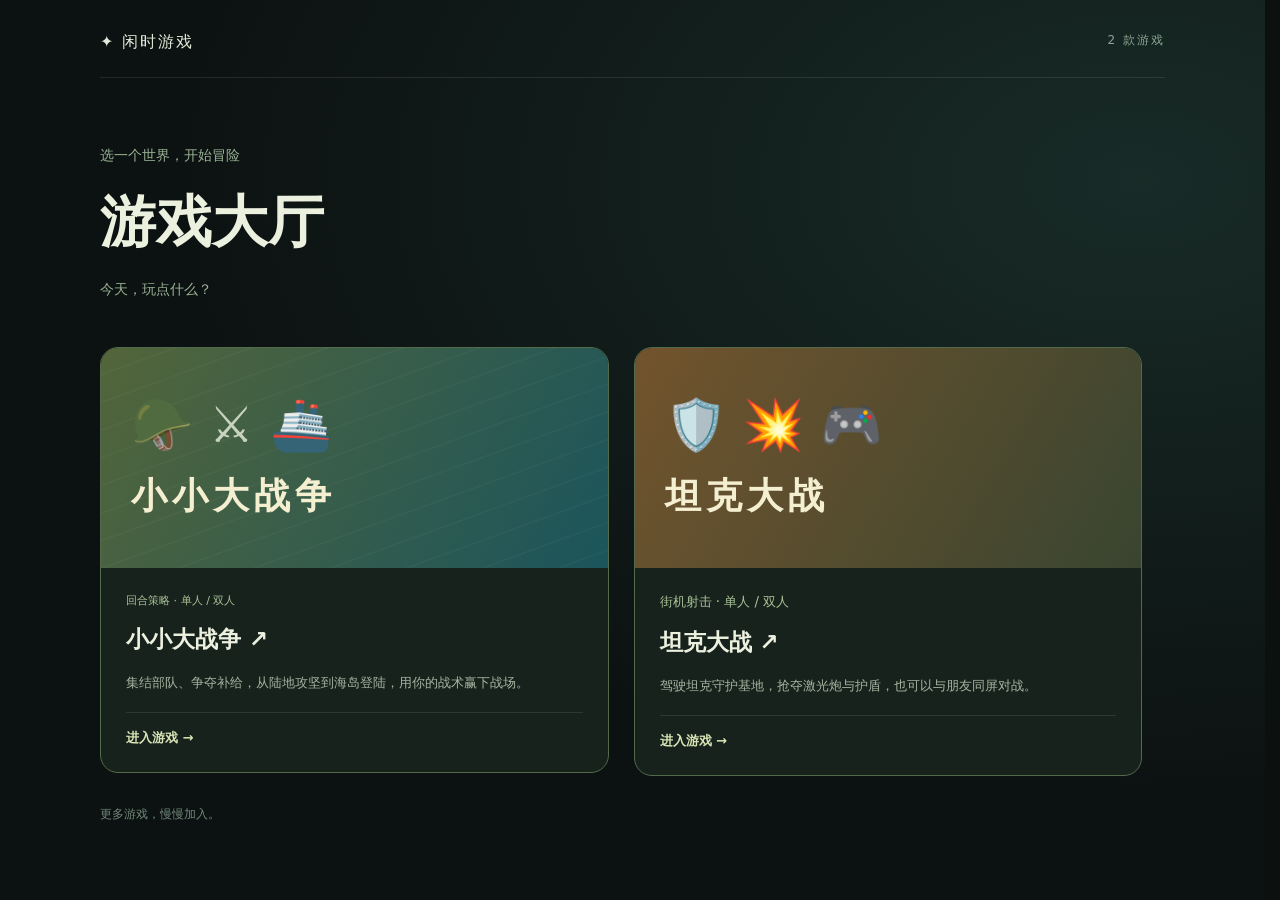
<file: index.html>
<!doctype html>
<html lang="zh-CN">
  <head>
    <meta charset="UTF-8" />
    <meta name="viewport" content="width=device-width, initial-scale=1.0" />
    <meta name="theme-color" content="#0d1210" />
    <link
      rel="icon"
      href="data:image/svg+xml,<svg xmlns=%22http://www.w3.org/2000/svg%22 viewBox=%220 0 100 100%22><text y=%22.9em%22 font-size=%2290%22>⚔️</text></svg>"
    />
    <title>游戏大厅</title>
    <link rel="stylesheet" href="./style.css?v=1.23" />
  </head>
  <body>
    <section id="gameHub" class="game-hub">
      <header class="hub-header">✦ 闲时游戏 <span>2 款游戏</span></header>
      <main class="hub-content"><p>选一个世界，开始冒险</p><h1>游戏大厅</h1><p>今天，玩点什么？</p>
        <button id="openWarBtn" class="hub-game" type="button">
          <span class="hub-art" aria-hidden="true">🪖 ⚔️ 🚢<strong>小小大战争</strong></span>
          <span class="hub-body"><small>回合策略 · 单人 / 双人</small><strong>小小大战争 ↗</strong><span>集结部队、争夺补给，从陆地攻坚到海岛登陆，用你的战术赢下战场。</span><b>进入游戏 →</b></span>
        </button>
        <a class="hub-game hub-tank" href="./tank-battle/">
          <span class="hub-art" aria-hidden="true">🛡️ 💥 🎮<strong>坦克大战</strong></span>
          <span class="hub-body"><small>街机射击 · 单人 / 双人</small><strong>坦克大战 ↗</strong><span>驾驶坦克守护基地，抢夺激光炮与护盾，也可以与朋友同屏对战。</span><b>进入游戏 →</b></span>
        </a><p class="hub-footer">更多游戏，慢慢加入。</p>
      </main>
    </section>
    <div id="app" hidden>
      <header class="topbar">
        <div class="player-panel red" id="redPanel">
          <div class="pp-head">
            <span class="pp-side">红方</span>
            <span class="pp-money">💰 <b id="redMoney">0</b></span>
          </div>
          <div class="pp-base">
            <span class="pp-base-icon">🏰</span>
            <div class="pp-bar"><i id="redBaseFill"></i></div>
            <span class="pp-base-hp" id="redBaseHp">1000</span>
          </div>
          <div class="pp-meta">
            <span class="pp-income" id="redIncome">+200/回合</span>
            <span class="pp-capture" id="redCapture"></span>
          </div>
        </div>

        <div class="turn-box">
          <div class="turn-label">当前回合</div>
          <div class="turn-side" id="turnSide">红方</div>
          <div class="mode-tag" id="modeTag" hidden></div>
          <div class="turn-buttons">
            <button class="btn btn-end" id="endTurnBtn" type="button">结束回合</button>
            <button class="btn btn-rescue" id="rescueBtn" type="button" title="先选择受伤部队，花费100金币治疗其及相邻友军40生命，冷却3轮">✚ 救援 100</button>
            <button class="btn btn-undo" id="undoBtn" type="button" title="撤销上一步（Ctrl+Z）" disabled>↶ 撤销</button>
            <button class="btn btn-icon" id="helpBtn" type="button" aria-label="玩法说明">?</button>
            <button class="btn btn-icon" id="menuBtn" type="button" aria-label="主菜单">☰</button>
          </div>
          <div class="turn-tip">空格 / 回车</div>
        </div>

        <div class="player-panel blue" id="bluePanel">
          <div class="pp-head">
            <span class="pp-side">蓝方</span>
            <span class="pp-money">💰 <b id="blueMoney">0</b></span>
          </div>
          <div class="pp-base">
            <span class="pp-base-icon">🏰</span>
            <div class="pp-bar"><i id="blueBaseFill"></i></div>
            <span class="pp-base-hp" id="blueBaseHp">1000</span>
          </div>
          <div class="pp-meta">
            <span class="pp-income" id="blueIncome">+200/回合</span>
            <span class="pp-capture" id="blueCapture"></span>
          </div>
        </div>
      </header>

      <div class="battle-status" id="battleStatus" aria-live="polite"></div>
      <main class="layout">
        <section class="board-area">
          <div class="board-frame">
            <div class="board" id="board"></div>
            <div class="banner" id="banner"></div>
          </div>
          <div class="legend" id="legend"></div>
          <div class="hint" id="hint">点击己方单位选择，绿色格可移动，红色格可攻击</div>
        </section>

        <aside class="side">
          <div class="panel shop-panel">
            <div class="panel-head">
              <span>兵营</span>
              <span class="shop-money">💰 <b id="shopMoney">0</b></span>
            </div>
            <div class="shop" id="shop"></div>
          </div>

          <div class="panel info-panel">
            <div class="panel-head">单位情报</div>
            <div class="info-body" id="infoBody">
              <div class="info-empty">选中或悬停一个单位查看属性</div>
            </div>
          </div>

          <div class="panel log-panel">
            <div class="panel-head">战报</div>
            <div class="log" id="log"></div>
          </div>
        </aside>
      </main>

      <!-- 结算 -->
      <div class="overlay" id="overlay" hidden>
        <div class="overlay-card">
          <div class="overlay-icon" id="overlayIcon">🏆</div>
          <h1 id="overlayTitle">红方胜利</h1>
          <p id="overlaySub">敌方基地被摧毁</p>
          <button class="btn btn-end" id="restartBtn" type="button">再来一局</button>
        </div>
      </div>

      <!-- 玩法说明 -->
      <div class="overlay" id="helpOverlay" hidden>
        <div class="overlay-card help-card">
          <div class="overlay-icon">📖</div>
          <h1>玩法说明</h1>
          <ul class="help-list">
            <li><b>控图胜利</b>：第 3 轮起，陆地的两座中立油田或海岛中央补给站每座每回合 +1 积分；第 12 轮起双倍，先到 20 分获胜。敌军距据点 1 格内会阻止计分。摧毁或占领基地仍可获胜。</li>
            <li><b>空投</b>：第 3 轮开始每 4 轮出现补给箱，3 轮后消失；移动至箱子获得 125 金币和 25 生命。</li>
            <li><b>维修与救援</b>：选中工程师后点击相邻受伤友军，免费回复 45 生命，消耗工程师攻击机会。选中部队点「救援」，花 100 金币治疗其及相邻友军 40 生命，冷却 3 轮。</li>
            <li><b>海岛地图</b>：在主菜单选择海岛后开始双人或关卡对战。双方主岛各有造船厂，中央岛有中立补给站。</li>
            <li><b>舰船与登陆</b>：运输船搭载 2 人，选中未行动士兵，点击相邻己方运输船上船；选中船点击相邻金色陆地卸载。登陆士兵下回合行动，沉船会损失乘员。高射炮艇打士兵和舰船，鱼雷艇只打舰船。</li>
            <li><b>补给站</b>：任意士兵驻守至己方下回合占领，每回合 +75 金币，并为 2 格内友军回复 30 生命。礁石减慢舰船，但提供 20% 减伤；造船厂每回合修复己方舰船 40 生命。</li>
            <li><b>轮流行动</b>：红蓝双方交替，每回合开始获得 150 金币，每座油田额外 +50。</li>
            <li><b>购买单位</b>：点击右侧兵种卡片，单位出现在兵营前的生产槽，<b>当回合即可行动</b>。</li>
            <li><b>生产槽</b>：兵营前的 3 个 ＋ 格。己方单位在槽上站一回合会回满生命；敌方单位在槽上站一回合会被清除。</li>
            <li><b>行动</b>：点击己方单位选中，绿格移动、红格攻击；每个单位每回合可以移动一次并攻击一次，<b>顺序不限</b>（可以先攻击再移动），之后点「结束回合」交给对方。</li>
            <li><b>撤销</b>：点击顶部「撤销」或按 Ctrl+Z，可以回退当前回合内的上一步操作（移动、攻击、购买）；结束回合后清空。</li>
            <li><b>受伤变弱</b>：单位的伤害 = 基础攻击 × 当前生命比例，残血单位打不出全额伤害。</li>
            <li><b>射程</b>：步兵 3、狙击手 6、手榴弹兵 4、突击队员 3。</li>
            <li><b>狙击手</b>：造价 250，伤害 200、射程 6，可以秒杀步兵；对基地只造成 50% 伤害；<b>最小射程 2</b>（不能攻击相邻单位），生命与步兵相同（100）。</li>
            <li><b>油田</b>：地图上共 6 座，红蓝开局各占 2 座，另有 2 座中立油田（城墙左右各一座）。工程师站一回合即可占领，每座每回合 +50 金币。</li>
            <li><b>工程师</b>：没有攻击力。站在油田上，下一回合开始占领油田；站在敌方基地旁 2 个回合可占领基地直接获胜。</li>
            <li><b>手榴弹兵</b>：曲射，不受城墙、树林遮挡；对目标四周的<b>所有单位（包括友军）</b>造成溅射伤害。</li>
            <li><b>突击队员</b>：240 生命、160 攻击、移动 5；在树林、沼泽中移动消耗为 1，适合穿越烂地切后排。</li>
            <li><b>军衔</b>：击杀达到门槛自动晋升，攻击与生命上限提升，并回复 50% 最大生命（不会回满）。</li>
            <li><b>地形</b>：每局开战前随机生成，红蓝两侧不完全对称。高地射程 +2；树林对 2 格以外的攻击减伤 25%（贴身近战不受减免）并阻挡远程视线；沼泽受伤 +20%，且树林、沼泽移动消耗为 2。城墙和岩石无法通行，纵贯地图的城墙只留 2–3 座城门可以穿过。</li>
            <li><b>远程视线</b>：除手榴弹兵外，所有单位都不能隔着城墙、树林、岩石攻击目标。</li>
            <li><b>胜利条件</b>：摧毁敌方基地，或用工程师占领敌方基地。</li>
          </ul>
          <button class="btn btn-end" id="closeHelpBtn" type="button">知道了</button>
        </div>
      </div>

      <!-- 主菜单 -->
      <div class="overlay" id="menuOverlay" hidden>
        <div class="overlay-card menu-card">
          <div class="menu-logo">⚔️</div>
          <h1>小小大战争</h1>
          <p class="menu-sub">红蓝两军 · 回合制对决</p>

          <label class="map-picker" for="mapSelect">选择战场
            <select id="mapSelect"><option value="land">🧱 陆地 · 随机城墙</option><option value="island">🌊 海岛 · 舰队与登陆</option></select>
          </label>
          <p class="map-note">选择地图后开始新对局；当前对局可通过下方按钮返回。</p>
          <button class="menu-btn" id="pvpBtn" type="button">
            <span class="mb-icon">👥</span>
            <span class="mb-text">
              <span class="mb-main">双人对战</span>
              <span class="mb-sub">同一台电脑轮流操作</span>
            </span>
          </button>

          <div class="menu-label">关卡模式 · 对战电脑</div>
          <div class="level-grid" id="levelGrid"></div>

          <button class="menu-link" id="resumeBtn" type="button" hidden>返回当前对局</button>
          <button class="menu-link" id="backHubBtn" type="button">← 返回游戏大厅</button>
          <button class="menu-link" id="menuHelpBtn" type="button">查看玩法说明</button>
        </div>
      </div>
    </div>

    <script src="./game.js?v=1.23"></script>
  </body>
</html>
</file>
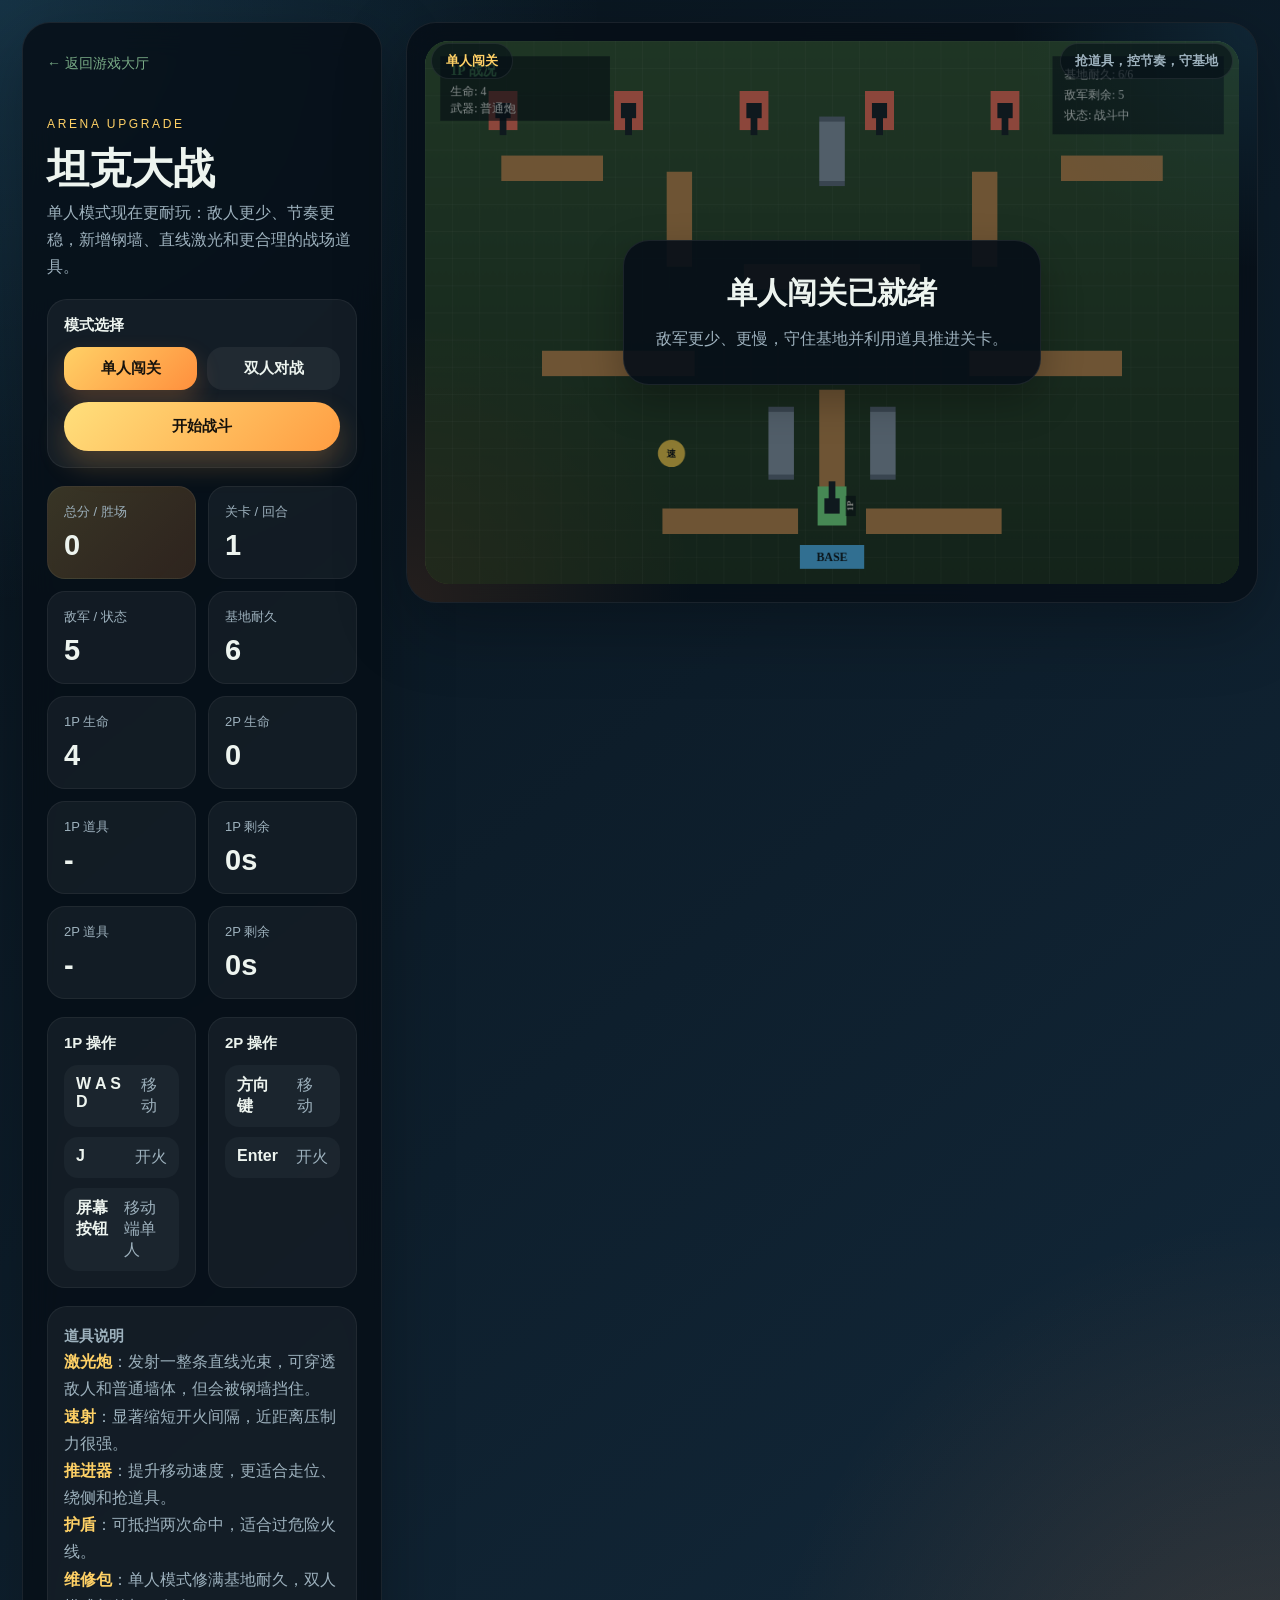
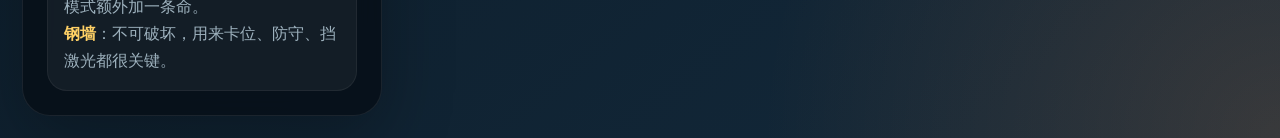
<file: tank-battle/index.html>
﻿<!DOCTYPE html>
<html lang="zh-CN">
  <head>
    <meta charset="UTF-8" />
    <meta name="viewport" content="width=device-width, initial-scale=1.0, viewport-fit=cover" />
    <title>坦克大战</title>
    <link rel="stylesheet" href="./styles.css" />
  </head>
  <body>
    <div class="page-shell">
      <aside class="panel">
        <a class="back-hub" href="../index.html">← 返回游戏大厅</a>
        <div class="hero-copy">
          <p class="eyebrow">Arena Upgrade</p>
          <h1>坦克大战</h1>
          <p class="intro">单人模式现在更耐玩：敌人更少、节奏更稳，新增钢墙、直线激光和更合理的战场道具。</p>
        </div>

        <section class="mode-panel">
          <p class="section-title">模式选择</p>
          <div class="mode-switch">
            <button id="singleModeButton" class="mode-button active" type="button">单人闯关</button>
            <button id="versusModeButton" class="mode-button" type="button">双人对战</button>
          </div>
          <button id="startButton" class="primary-button" type="button">开始战斗</button>
        </section>

        <section class="stat-grid">
          <div class="stat-card stat-card-highlight"><span>总分 / 胜场</span><strong id="score">0</strong></div>
          <div class="stat-card"><span>关卡 / 回合</span><strong id="level">1</strong></div>
          <div class="stat-card"><span>敌军 / 状态</span><strong id="enemies">0</strong></div>
          <div class="stat-card"><span>基地耐久</span><strong id="baseHp">6</strong></div>
          <div class="stat-card"><span>1P 生命</span><strong id="p1Lives">4</strong></div>
          <div class="stat-card"><span>2P 生命</span><strong id="p2Lives">0</strong></div>
          <div class="stat-card"><span>1P 道具</span><strong id="p1Item">-</strong></div>
          <div class="stat-card"><span>1P 剩余</span><strong id="p1Timer">0s</strong></div>
          <div class="stat-card"><span>2P 道具</span><strong id="p2Item">-</strong></div>
          <div class="stat-card"><span>2P 剩余</span><strong id="p2Timer">0s</strong></div>
        </section>

        <section class="controls-layout">
          <div class="controls-card">
            <p class="section-title">1P 操作</p>
            <ul class="controls-list">
              <li><span>W A S D</span><em>移动</em></li>
              <li><span>J</span><em>开火</em></li>
              <li><span>屏幕按钮</span><em>移动端单人</em></li>
            </ul>
          </div>
          <div class="controls-card">
            <p class="section-title">2P 操作</p>
            <ul class="controls-list">
              <li><span>方向键</span><em>移动</em></li>
              <li><span>Enter</span><em>开火</em></li>
            </ul>
          </div>
        </section>

        <section class="tips-card">
          <p class="section-title">道具说明</p>
          <p><strong>激光炮</strong>：发射一整条直线光束，可穿透敌人和普通墙体，但会被钢墙挡住。</p>
          <p><strong>速射</strong>：显著缩短开火间隔，近距离压制力很强。</p>
          <p><strong>推进器</strong>：提升移动速度，更适合走位、绕侧和抢道具。</p>
          <p><strong>护盾</strong>：可抵挡两次命中，适合过危险火线。</p>
          <p><strong>维修包</strong>：单人模式修满基地耐久，双人模式额外加一条命。</p>
          <p><strong>钢墙</strong>：不可破坏，用来卡位、防守、挡激光都很关键。</p>
        </section>
      </aside>

      <main class="game-stage">
        <div class="canvas-frame">
          <div class="stage-topbar">
            <span id="modeBadge" class="mode-badge">单人闯关</span>
            <span class="topbar-tip">抢道具，控节奏，守基地</span>
          </div>
          <canvas id="gameCanvas" width="960" height="640"></canvas>
          <div id="overlay" class="overlay">
            <div class="overlay-card">
              <h2 id="overlayTitle">准备开战</h2>
              <p id="overlayText">单人模式对战 AI，双人模式是 1P 对 2P。</p>
            </div>
          </div>
        </div>

        <div id="mobileControls" class="mobile-controls hidden">
          <div class="mobile-pad">
            <button class="touch-button touch-up" data-touch-key="KeyW" type="button">↑</button>
            <button class="touch-button touch-left" data-touch-key="KeyA" type="button">←</button>
            <button class="touch-button touch-right" data-touch-key="KeyD" type="button">→</button>
            <button class="touch-button touch-down" data-touch-key="KeyS" type="button">↓</button>
          </div>
          <div class="mobile-actions">
            <button class="touch-button touch-fire" data-touch-key="KeyJ" type="button">发射</button>
          </div>
        </div>
      </main>
    </div>

    <script src="./game.js"></script>
  </body>
</html>
</file>
<file: style.css>
*,
*::before,
*::after {
  box-sizing: border-box;
}

html,
body,
#app {
  min-height: 100%;
}

/* 页面滚动条出现/消失时不再挤压布局，避免整页左右跳动 */
html {
  scrollbar-gutter: stable;
}

body {
  margin: 0;
  font-family: 'Segoe UI', 'Microsoft YaHei', 'PingFang SC', system-ui, sans-serif;
  color: #d7ded0;
  background:
    radial-gradient(1100px 600px at 50% -10%, rgba(120, 110, 60, 0.16), transparent 65%),
    radial-gradient(900px 500px at 10% 110%, rgba(120, 40, 40, 0.12), transparent 60%),
    radial-gradient(900px 500px at 90% 110%, rgba(40, 70, 140, 0.12), transparent 60%),
    #0c100e;
  background-attachment: fixed;
  -webkit-font-smoothing: antialiased;
}

button {
  font-family: inherit;
}

#app {
  max-width: 1380px;
  margin: 0 auto;
  padding: 14px 18px 24px;
  display: flex;
  flex-direction: column;
  gap: 12px;
  min-height: 100vh;
}

/* ───────── 顶栏 ───────── */
.topbar {
  display: grid;
  grid-template-columns: 1fr auto 1fr;
  align-items: stretch;
  gap: 14px;
}

.player-panel {
  background: linear-gradient(180deg, #171d18, #101511);
  border: 1px solid #2a332a;
  border-radius: 12px;
  padding: 10px 14px;
  transition: all 0.2s;
}

.player-panel.red {
  border-left: 3px solid #c04545;
}

.player-panel.blue {
  border-right: 3px solid #3f6fc0;
  text-align: right;
}

.player-panel.active.red {
  border-color: #c04545;
  box-shadow: 0 0 24px rgba(192, 69, 69, 0.25), inset 0 0 40px rgba(192, 69, 69, 0.06);
}

.player-panel.active.blue {
  border-color: #3f6fc0;
  box-shadow: 0 0 24px rgba(63, 111, 192, 0.25), inset 0 0 40px rgba(63, 111, 192, 0.06);
}

.pp-head {
  display: flex;
  align-items: baseline;
  justify-content: space-between;
  gap: 10px;
  margin-bottom: 8px;
}

.blue .pp-head {
  flex-direction: row-reverse;
}

.pp-side {
  font-size: 15px;
  font-weight: 800;
  letter-spacing: 3px;
}

.red .pp-side {
  color: #ff8c8c;
}

.blue .pp-side {
  color: #8fb6ff;
}

.pp-money {
  font-size: 12px;
  color: #8b9a85;
}

.pp-money b {
  color: #ffd76a;
  font-size: 16px;
  font-variant-numeric: tabular-nums;
}

.pp-base {
  display: flex;
  align-items: center;
  gap: 8px;
}

.blue .pp-base {
  flex-direction: row-reverse;
}

.pp-base-icon {
  font-size: 16px;
}

.pp-bar {
  flex: 1;
  height: 7px;
  background: #0a0e0b;
  border-radius: 99px;
  overflow: hidden;
  box-shadow: inset 0 1px 2px rgba(0, 0, 0, 0.8);
}

.pp-bar i {
  display: block;
  height: 100%;
  width: 100%;
  border-radius: 99px;
  transition: width 0.35s ease, background 0.35s;
}

.red .pp-bar i {
  background: linear-gradient(90deg, #8f2020, #e05555);
}

.blue .pp-bar i {
  background: linear-gradient(90deg, #244f8f, #5a8fe0);
}

.pp-base-hp {
  font-size: 11px;
  color: #7d8a77;
  font-variant-numeric: tabular-nums;
  min-width: 34px;
  text-align: right;
}

.blue .pp-base-hp {
  text-align: left;
}

.turn-box {
  display: flex;
  flex-direction: column;
  align-items: center;
  justify-content: center;
  gap: 4px;
  padding: 6px 20px;
  min-width: 150px;
}

.turn-label {
  font-size: 10px;
  letter-spacing: 3px;
  color: #5f6b5a;
}

.turn-side {
  font-size: 22px;
  font-weight: 900;
  letter-spacing: 4px;
  transition: color 0.2s;
}

.turn-side.red {
  color: #ff7a7a;
  text-shadow: 0 0 18px rgba(255, 90, 90, 0.5);
}

.turn-side.blue {
  color: #7fb0ff;
  text-shadow: 0 0 18px rgba(90, 140, 255, 0.5);
}

.btn {
  border: 1px solid #33402f;
  background: #1a2218;
  color: #b9c5b0;
  border-radius: 8px;
  padding: 9px 16px;
  font-size: 13px;
  font-weight: 700;
  cursor: pointer;
  transition: all 0.15s;
  -webkit-tap-highlight-color: transparent;
}

.btn:hover {
  background: #222d1f;
  border-color: #47573f;
  color: #e2ebda;
}

.btn:active {
  transform: translateY(1px);
}

.btn-end {
  margin-top: 2px;
  padding: 7px 18px;
  font-size: 12px;
  letter-spacing: 2px;
  background: linear-gradient(180deg, #3c4a33, #26311f);
  border-color: #4d5e40;
  color: #dbe6d2;
}

.btn-end:hover {
  background: linear-gradient(180deg, #4a5c3e, #2e3b26);
}

.btn-undo {
  margin-top: 2px;
  padding: 7px 12px;
  font-size: 12px;
  letter-spacing: 1px;
}

.turn-tip {
  font-size: 9px;
  color: #4c5746;
  letter-spacing: 1px;
}

.turn-buttons {
  display: flex;
  align-items: center;
  gap: 6px;
}

.btn-help {
  padding: 7px 10px;
  font-size: 12px;
  border-radius: 8px;
  color: #93a38b;
}

.overlay-card.help-card {
  max-width: 500px;
  max-height: calc(100vh - 40px);
  overflow-y: auto;
  text-align: left;
}

.overlay-card.help-card h1 {
  text-align: center;
  font-size: 24px;
  letter-spacing: 4px;
}

.overlay-card.help-card .overlay-icon {
  text-align: center;
}

.help-list {
  margin: 16px 0 22px;
  padding-left: 18px;
  font-size: 12px;
  line-height: 1.95;
  color: #9aa892;
}

.help-list b {
  color: #dfe8d6;
}

.help-card .btn {
  display: block;
  margin: 0 auto;
}

/* ───────── 布局 ───────── */
.layout {
  display: flex;
  gap: 16px;
  align-items: flex-start;
  justify-content: center;
}

.board-area {
  display: flex;
  flex-direction: column;
  gap: 8px;
  min-width: 0;
}

.board-frame {
  position: relative;
  padding: 10px;
  background: linear-gradient(160deg, #20281c, #0f140f);
  border: 2px solid #3b4732;
  border-radius: 12px;
  box-shadow: 0 18px 50px rgba(0, 0, 0, 0.6), inset 0 0 0 1px rgba(180, 200, 150, 0.05);
}

.board {
  /* 19 列；预留顶栏 / 侧栏 / 边框后按视口自适应格宽 */
  --cell: clamp(28px, calc((100vw - 420px) / 19), 50px);
  position: relative;
  display: grid;
  grid-template-columns: repeat(var(--cols, 21), var(--cell));
  grid-template-rows: repeat(var(--rows, 13), var(--cell));
  border-radius: 4px;
  overflow: hidden;
  background: #121711;
  user-select: none;
}

.cell {
  position: relative;
  width: var(--cell);
  height: var(--cell);
  border-right: 1px solid rgba(150, 170, 125, 0.1);
  border-bottom: 1px solid rgba(150, 170, 125, 0.1);
  background: #232c1e;
  transition: background 0.1s, box-shadow 0.1s;
  cursor: pointer;
}

.cell.alt {
  background: #27321f;
}

.cell.rock {
  background:
    radial-gradient(circle at 35% 30%, rgba(255, 255, 255, 0.08), transparent 50%),
    linear-gradient(160deg, #3b3f38, #242721);
  box-shadow: inset 0 0 0 1px #151814, inset 0 3px 0 rgba(255, 255, 255, 0.05);
  cursor: not-allowed;
}

.cell.rock::after {
  content: '🪨';
  position: absolute;
  inset: 0;
  display: grid;
  place-items: center;
  font-size: calc(var(--cell) * 0.5);
  opacity: 0.85;
}

/* ───────── 地形 ───────── */
.cell.forest {
  background:
    radial-gradient(circle at 50% 58%, rgba(58, 120, 66, 0.35), transparent 72%),
    linear-gradient(160deg, #1e3423, #14251a);
  box-shadow: inset 0 0 0 1px rgba(80, 140, 90, 0.12);
}

.cell.forest::after {
  content: '🌲';
  position: absolute;
  inset: 0;
  display: grid;
  place-items: center;
  font-size: calc(var(--cell) * 0.52);
  opacity: 0.72;
  pointer-events: none;
}

.cell.hill {
  background:
    radial-gradient(circle at 50% 80%, rgba(150, 120, 70, 0.22), transparent 70%),
    linear-gradient(160deg, #4b4130, #2c261b);
  box-shadow:
    inset 0 -3px 0 rgba(0, 0, 0, 0.35),
    inset 0 2px 0 rgba(255, 255, 255, 0.06);
}

.cell.hill::after {
  content: '⛰️';
  position: absolute;
  inset: 0;
  display: grid;
  place-items: center;
  font-size: calc(var(--cell) * 0.54);
  opacity: 0.82;
  pointer-events: none;
}

.cell.swamp {
  background:
    radial-gradient(circle at 45% 65%, rgba(96, 128, 60, 0.28), transparent 70%),
    linear-gradient(160deg, #28331f, #18200f);
  box-shadow: inset 0 0 0 1px rgba(120, 150, 70, 0.12);
}

.cell.swamp::after {
  content: '🌿';
  position: absolute;
  inset: 0;
  display: grid;
  place-items: center;
  font-size: calc(var(--cell) * 0.5);
  opacity: 0.6;
  pointer-events: none;
}

.cell.wall {
  background:
    repeating-linear-gradient(0deg, #6e6a5d 0 5px, #575348 5px 10px),
    #575348;
  box-shadow:
    inset 0 0 0 1px #33302a,
    inset 0 4px 0 rgba(255, 255, 255, 0.07),
    inset 0 -4px 10px rgba(0, 0, 0, 0.35);
  cursor: not-allowed;
}

.cell.wall::after {
  content: '';
  position: absolute;
  inset: 0;
  background: repeating-linear-gradient(90deg, transparent 0 24px, rgba(0, 0, 0, 0.3) 24px 26px);
  opacity: 0.85;
}

.cell.gate {
  background:
    linear-gradient(90deg, rgba(110, 106, 93, 0.9), rgba(110, 106, 93, 0.9)) left / 18% 100% no-repeat,
    linear-gradient(90deg, rgba(110, 106, 93, 0.9), rgba(110, 106, 93, 0.9)) right / 18% 100% no-repeat,
    repeating-linear-gradient(90deg, #5d421f 0 3px, #463018 3px 6px);
  box-shadow: inset 0 0 0 1px rgba(0, 0, 0, 0.45);
}

.cell.gate::after {
  content: '🚪';
  position: absolute;
  inset: 0;
  display: grid;
  place-items: center;
  font-size: calc(var(--cell) * 0.5);
  opacity: 0.85;
  pointer-events: none;
}

.cell.base-red {
  background: radial-gradient(circle, rgba(160, 50, 50, 0.35), rgba(60, 25, 25, 0.5));
}

.cell.base-blue {
  background: radial-gradient(circle, rgba(50, 90, 160, 0.35), rgba(25, 35, 60, 0.5));
}

.cell.well {
  background: rgba(110, 95, 45, 0.18);
  box-shadow: inset 0 0 0 1px rgba(210, 185, 105, 0.28);
}

.cell.well::before {
  content: '🛢️';
  position: absolute;
  inset: 0;
  display: grid;
  place-items: center;
  font-size: calc(var(--cell) * 0.42);
  opacity: 0.9;
}

.cell.well-red {
  box-shadow: inset 0 0 0 2px rgba(220, 80, 80, 0.55), inset 0 0 18px rgba(220, 80, 80, 0.18);
}

.cell.well-blue {
  box-shadow: inset 0 0 0 2px rgba(80, 130, 220, 0.55), inset 0 0 18px rgba(80, 130, 220, 0.18);
}

.cell.move {
  background: rgba(110, 210, 120, 0.18);
  box-shadow: inset 0 0 0 1px rgba(110, 210, 120, 0.4);
}

.cell.move:hover {
  background: rgba(110, 210, 120, 0.32);
}

.cell.attack {
  background: rgba(255, 80, 80, 0.2);
  box-shadow: inset 0 0 0 1px rgba(255, 90, 90, 0.5);
}

.cell.attack:hover {
  background: rgba(255, 80, 80, 0.36);
}

.cell.selected {
  box-shadow: inset 0 0 0 2px #f0c85a, inset 0 0 16px rgba(240, 200, 90, 0.25);
}

/* ───────── 单位 ───────── */
.unit {
  position: absolute;
  left: 0;
  top: 0;
  width: var(--cell);
  height: var(--cell);
  display: grid;
  place-items: center;
  z-index: 5;
  pointer-events: none;
  transform: translate(calc(var(--ux) * var(--cell)), calc(var(--uy) * var(--cell)));
  transition: transform 0.16s ease-out, opacity 0.2s;
}

.unit .u-emoji {
  position: relative;
  z-index: 2;
  font-size: calc(var(--cell) * 0.58);
  line-height: 1;
  filter: drop-shadow(0 3px 4px rgba(0, 0, 0, 0.75));
}

/* 阵营色：柔和光晕 + 阵营色血条外框，不抢兵种图标的戏 */
.unit::before {
  content: '';
  position: absolute;
  width: 80%;
  height: 80%;
  border-radius: 50%;
}

.unit.side-red::before {
  background: radial-gradient(circle, rgba(230, 80, 80, 0.34), rgba(230, 80, 80, 0.08) 60%, transparent 72%);
  box-shadow: 0 0 12px rgba(230, 80, 80, 0.35);
}

.unit.side-blue::before {
  background: radial-gradient(circle, rgba(80, 130, 230, 0.36), rgba(80, 130, 230, 0.08) 60%, transparent 72%);
  box-shadow: 0 0 12px rgba(80, 130, 230, 0.4);
}

.unit.side-red .u-emoji {
  filter:
    drop-shadow(0 0 3px rgba(255, 100, 100, 0.8))
    drop-shadow(0 3px 4px rgba(0, 0, 0, 0.75));
}

.unit.side-blue .u-emoji {
  filter:
    drop-shadow(0 0 3px rgba(100, 150, 255, 0.85))
    drop-shadow(0 3px 4px rgba(0, 0, 0, 0.75));
}

/* 血条外框用阵营色，血量本身仍用绿/黄/红表示 */
.unit .u-hpbar {
  left: 14%;
  width: 72%;
  height: 6px;
  padding: 1px;
  border-radius: 3px;
}

.unit.side-red .u-hpbar {
  background: rgba(200, 60, 60, 0.8);
  box-shadow: 0 0 6px rgba(230, 80, 80, 0.45);
}

.unit.side-blue .u-hpbar {
  background: rgba(60, 105, 205, 0.85);
  box-shadow: 0 0 6px rgba(80, 130, 230, 0.45);
}

.unit .u-hpbar i {
  height: 100%;
  border-radius: 2px;
}

.unit.spent {
  opacity: 0.82;
}

/* 本回合已经行动过的标记 */
.unit.spent::after {
  content: '';
  position: absolute;
  top: 13%;
  right: 13%;
  width: calc(var(--cell) * 0.15);
  height: calc(var(--cell) * 0.15);
  border-radius: 50%;
  background: #97a291;
  box-shadow: 0 0 0 1px rgba(0, 0, 0, 0.55);
  z-index: 4;
}

.unit.selected .u-emoji {
  transform: scale(1.12);
  filter: drop-shadow(0 0 10px rgba(240, 200, 90, 0.9));
}

.unit.hit {
  animation: unitHit 0.32s ease;
}

@keyframes unitHit {
  0%, 100% { transform: translate(calc(var(--ux) * var(--cell)), calc(var(--uy) * var(--cell))); }
  25% { transform: translate(calc(var(--ux) * var(--cell) + 3px), calc(var(--uy) * var(--cell) - 2px)); }
  55% { transform: translate(calc(var(--ux) * var(--cell) - 3px), calc(var(--uy) * var(--cell) + 1px)); }
  80% { transform: translate(calc(var(--ux) * var(--cell) + 2px), calc(var(--uy) * var(--cell))); }
}

.u-hpbar {
  position: absolute;
  bottom: 3px;
  left: 16%;
  width: 68%;
  height: 4px;
  border-radius: 2px;
  background: rgba(0, 0, 0, 0.65);
  overflow: hidden;
  z-index: 3;
}

.u-hpbar i {
  display: block;
  height: 100%;
  background: #6fce6f;
  border-radius: 2px;
  transition: width 0.25s ease, background 0.25s;
}

.u-hpbar i.mid {
  background: #e8c34a;
}

.u-hpbar i.low {
  background: #e05555;
}

/* ───────── 基地 ───────── */
.base-el {
  position: absolute;
  left: 0;
  top: 0;
  width: var(--cell);
  height: var(--cell);
  display: grid;
  place-items: center;
  z-index: 4;
  pointer-events: none;
  transform: translate(calc(var(--ux) * var(--cell)), calc(var(--uy) * var(--cell)));
}

.base-el .b-icon {
  font-size: calc(var(--cell) * 0.74);
  filter: drop-shadow(0 3px 6px rgba(0, 0, 0, 0.8));
}

.base-el.red .b-icon {
  filter: drop-shadow(0 0 10px rgba(230, 80, 80, 0.75));
}

.base-el.blue .b-icon {
  filter: drop-shadow(0 0 10px rgba(80, 130, 230, 0.75));
}

.base-el .u-hpbar {
  bottom: 2px;
}

.base-el.hit .b-icon {
  animation: unitHit 0.32s ease;
}

/* ───────── 生产槽 ───────── */
.spawn-el {
  position: absolute;
  left: 0;
  top: 0;
  width: var(--cell);
  height: var(--cell);
  display: grid;
  place-items: center;
  z-index: 2;
  pointer-events: none;
  transform: translate(calc(var(--ux) * var(--cell)), calc(var(--uy) * var(--cell)));
  border-radius: 7px;
}

.spawn-el.red {
  border: 1px dashed rgba(220, 90, 90, 0.55);
  background: rgba(220, 90, 90, 0.07);
}

.spawn-el.blue {
  border: 1px dashed rgba(90, 140, 230, 0.55);
  background: rgba(90, 140, 230, 0.07);
}

.spawn-el .s-mark {
  font-size: calc(var(--cell) * 0.34);
  font-weight: 700;
  line-height: 1;
  opacity: 0.55;
}

.spawn-el.red .s-mark {
  color: #ff9a9a;
}

.spawn-el.blue .s-mark {
  color: #9cc0ff;
}

/* ───────── 飘字 ───────── */
.float-text {
  position: absolute;
  left: calc((var(--fx) + 0.5) * var(--cell));
  top: calc(var(--fy) * var(--cell));
  transform: translate(-50%, 0);
  z-index: 20;
  pointer-events: none;
  font-size: 13px;
  font-weight: 900;
  white-space: nowrap;
  text-shadow: 0 2px 4px rgba(0, 0, 0, 0.95);
  animation: floatUp 0.85s ease-out forwards;
}

.float-text.dmg {
  color: #ff7b7b;
}

.float-text.heal {
  color: #7be08f;
}

@keyframes floatUp {
  0% { opacity: 0; transform: translate(-50%, 6px) scale(0.85); }
  18% { opacity: 1; transform: translate(-50%, 0) scale(1); }
  100% { opacity: 0; transform: translate(-50%, -28px) scale(1); }
}

/* ───────── 提示 / 横幅 ───────── */
.legend {
  display: flex;
  flex-wrap: wrap;
  justify-content: center;
  gap: 2px 13px;
  font-size: 10px;
  color: #7d8a77;
  letter-spacing: 0.5px;
}

.lg-item {
  display: inline-flex;
  align-items: center;
  gap: 3px;
  cursor: default;
}

.lg-icon {
  font-size: 12px;
  line-height: 1;
}

.hint {
  text-align: center;
  font-size: 11px;
  color: #56624f;
  letter-spacing: 0.5px;
  min-height: 16px;
}

.hint.warn {
  color: #e8a04a;
}

.banner {
  position: absolute;
  inset: 0;
  display: grid;
  place-items: center;
  pointer-events: none;
  z-index: 30;
  font-size: 40px;
  font-weight: 900;
  letter-spacing: 10px;
  opacity: 0;
}

.banner.show {
  animation: bannerIn 0.9s ease forwards;
}

.banner.red { color: #ff7a7a; text-shadow: 0 0 40px rgba(255, 90, 90, 0.7); }
.banner.blue { color: #7fb0ff; text-shadow: 0 0 40px rgba(90, 140, 255, 0.7); }

@keyframes bannerIn {
  0% { opacity: 0; transform: scale(1.15); }
  20% { opacity: 1; transform: scale(1); }
  75% { opacity: 1; }
  100% { opacity: 0; transform: scale(0.98); }
}

/* ───────── 侧栏 ───────── */
.side {
  width: 320px;
  flex-shrink: 0;
  display: flex;
  flex-direction: column;
  gap: 10px;
  max-height: calc(100vh - 140px);
}

.panel {
  background: linear-gradient(180deg, #161c14, #101510);
  border: 1px solid #29322a;
  border-radius: 11px;
  padding: 11px 13px;
  box-shadow: 0 8px 24px rgba(0, 0, 0, 0.3);
}

.panel-head {
  display: flex;
  align-items: baseline;
  justify-content: space-between;
  font-size: 11px;
  letter-spacing: 3px;
  color: #6d7a66;
  font-weight: 700;
  margin-bottom: 8px;
}

.shop-money b {
  color: #ffd76a;
  font-size: 14px;
  letter-spacing: 0;
  font-variant-numeric: tabular-nums;
}

.shop {
  display: flex;
  flex-direction: column;
  gap: 6px;
}

.card {
  display: grid;
  grid-template-columns: 34px 1fr auto;
  grid-template-rows: auto auto;
  column-gap: 9px;
  row-gap: 1px;
  align-items: center;
  text-align: left;
  padding: 7px 10px;
  background: #131a12;
  border: 1px solid #2a342a;
  border-radius: 9px;
  cursor: pointer;
  transition: all 0.13s;
  color: inherit;
  font: inherit;
}

.card:hover:not(:disabled) {
  border-color: #465843;
  background: #1a2318;
  transform: translateX(2px);
}

.card:disabled {
  opacity: 0.38;
  cursor: not-allowed;
}

.card .c-emoji {
  grid-column: 1;
  grid-row: 1 / 3;
  font-size: 24px;
  text-align: center;
}

.card .c-name {
  grid-column: 2;
  grid-row: 1;
  font-size: 13px;
  font-weight: 700;
  color: #dbe6d2;
  text-align: left;
}

.card .c-cost {
  grid-column: 3;
  grid-row: 1;
  text-align: right;
  font-size: 13px;
  font-weight: 800;
  color: #ffd76a;
  font-variant-numeric: tabular-nums;
}

.card .c-cost::before {
  content: '💰';
  font-size: 10px;
  margin-right: 3px;
}

.card .c-stats {
  grid-column: 2 / 4;
  grid-row: 2;
  font-size: 10px;
  color: #6d7a66;
  letter-spacing: 0.3px;
}

.info-body {
  /* 固定高度：悬停不同单位/地形时面板不再忽高忽低 */
  height: 168px;
  overflow-y: auto;
  scrollbar-gutter: stable;
  font-size: 12px;
}

.info-empty {
  color: #4f5a49;
  font-size: 11px;
  padding: 8px 0;
}

.info-head {
  display: flex;
  align-items: center;
  gap: 9px;
  margin-bottom: 7px;
}

.info-head .i-emoji {
  font-size: 26px;
}

.info-head .i-name {
  font-size: 15px;
  font-weight: 800;
}

.info-head .i-side {
  font-size: 10px;
  padding: 1px 6px;
  border-radius: 99px;
}

.i-side.red {
  background: rgba(200, 70, 70, 0.18);
  color: #ff8c8c;
  border: 1px solid rgba(200, 70, 70, 0.4);
}

.i-side.blue {
  background: rgba(70, 110, 200, 0.18);
  color: #8fb6ff;
  border: 1px solid rgba(70, 110, 200, 0.4);
}

.info-grid {
  display: grid;
  grid-template-columns: repeat(2, 1fr);
  gap: 4px 10px;
  font-size: 11px;
  color: #8b9a85;
}

.info-grid b {
  color: #d7ded0;
  font-variant-numeric: tabular-nums;
}

.info-desc {
  margin-top: 7px;
  font-size: 10.5px;
  line-height: 1.55;
  color: #6d7a66;
}

.info-status {
  margin-top: 6px;
  font-size: 10px;
  color: #e8a04a;
}

.log-panel {
  flex: 1;
  min-height: 120px;
  display: flex;
  flex-direction: column;
}

.log {
  /* 固定高度：战报增加时侧栏高度不再变化 */
  height: 170px;
  overflow-y: auto;
  scrollbar-gutter: stable;
  display: flex;
  flex-direction: column;
  gap: 3px;
  font-size: 11px;
  line-height: 1.5;
  color: #8b9a85;
  padding-right: 3px;
}

.log-entry {
  border-left: 2px solid #2a342a;
  padding-left: 7px;
}

.log-entry.red { border-color: rgba(200, 70, 70, 0.6); }
.log-entry.blue { border-color: rgba(70, 110, 200, 0.6); }
.log-entry.sys { border-color: #4a5a45; color: #c8b46a; }

/* ───────── 结束遮罩 ───────── */
.overlay {
  position: fixed;
  inset: 0;
  z-index: 100;
  display: grid;
  place-items: center;
  background: rgba(5, 8, 5, 0.82);
  backdrop-filter: blur(5px);
  animation: fadeIn 0.3s ease;
}

.overlay[hidden] {
  display: none;
}

.overlay-card {
  text-align: center;
  padding: 40px 48px 34px;
  background: linear-gradient(180deg, #1b2318, #0f140e);
  border: 1px solid #3b4732;
  border-radius: 18px;
  box-shadow: 0 40px 100px rgba(0, 0, 0, 0.8);
  animation: popIn 0.35s cubic-bezier(0.2, 0.9, 0.3, 1.2);
}

.overlay-icon {
  font-size: 54px;
  margin-bottom: 12px;
}

.overlay-card h1 {
  margin: 0;
  font-size: 30px;
  letter-spacing: 6px;
}

.overlay-card h1.red { color: #ff7a7a; text-shadow: 0 0 30px rgba(255, 90, 90, 0.4); }
.overlay-card h1.blue { color: #7fb0ff; text-shadow: 0 0 30px rgba(90, 140, 255, 0.4); }

.overlay-card p {
  margin: 10px 0 24px;
  font-size: 12px;
  color: #6d7a66;
  letter-spacing: 1px;
}

@keyframes fadeIn {
  from { opacity: 0; }
  to { opacity: 1; }
}

@keyframes popIn {
  from { opacity: 0; transform: scale(0.94) translateY(10px); }
  to { opacity: 1; transform: scale(1) translateY(0); }
}

/* ───────── 响应式 ───────── */
@media (max-width: 1180px) {
  .board {
    --cell: clamp(26px, calc((100vw - 380px) / 19), 48px);
  }

  .side {
    width: 290px;
  }
}

@media (max-width: 960px) {
  #app {
    padding: 10px 12px 20px;
  }

  .layout {
    flex-direction: column;
    align-items: center;
  }

  .board-area {
    width: 100%;
    max-width: 100%;
  }

  .board-frame {
    overflow-x: auto;
  }

  .board {
    --cell: clamp(28px, calc((100vw - 44px) / 19), 48px);
  }

  .side {
    width: min(100%, 680px);
    max-height: none;
  }

  .topbar {
    grid-template-columns: 1fr;
    gap: 8px;
  }

  .turn-box {
    order: -1;
    flex-direction: row;
    justify-content: center;
    gap: 12px;
    padding: 2px;
  }

  .turn-label,
  .turn-tip {
    display: none;
  }

  .turn-side {
    font-size: 18px;
  }

  .player-panel.blue {
    text-align: left;
  }

  .blue .pp-head,
  .blue .pp-base {
    flex-direction: row;
  }

  .blue .pp-base-hp {
    text-align: right;
  }

  .log {
    height: 140px;
  }
}

@media (max-width: 560px) {
  .board {
    --cell: 30px;
  }

  .board-frame {
    padding: 7px;
  }

  .card {
    padding: 6px 8px;
  }
}

/* ───────── 玩家附加信息 / 模式 ───────── */
.pp-meta {
  display: flex;
  align-items: center;
  justify-content: space-between;
  gap: 8px;
  margin-top: 6px;
  font-size: 10px;
  color: #6d7a66;
}

.blue .pp-meta {
  flex-direction: row-reverse;
}

.pp-income {
  color: #7f8f77;
  letter-spacing: 0.5px;
}

.pp-capture {
  color: #e8a04a;
  font-weight: 700;
}

.mode-tag {
  font-size: 10px;
  padding: 2px 9px;
  border-radius: 99px;
  background: rgba(232, 160, 74, 0.12);
  border: 1px solid rgba(232, 160, 74, 0.32);
  color: #e8a04a;
  letter-spacing: 1px;
}

.btn-icon {
  padding: 7px 10px;
  font-size: 13px;
  border-radius: 8px;
  color: #93a38b;
}

/* ───────── 主菜单 ───────── */
.menu-card {
  max-width: 470px;
  width: 100%;
  text-align: center;
  padding: 30px 30px 24px;
}

.menu-logo {
  font-size: 46px;
  line-height: 1;
  margin-bottom: 10px;
  filter: drop-shadow(0 0 20px rgba(232, 200, 120, 0.35));
}

.menu-card h1 {
  font-size: 30px;
  letter-spacing: 6px;
  color: #ecdfb4;
}

.menu-sub {
  margin: 6px 0 22px;
  font-size: 12px;
  color: #6d7a66;
  letter-spacing: 2px;
}

.menu-btn {
  width: 100%;
  display: flex;
  align-items: center;
  gap: 13px;
  padding: 14px 16px;
  background: #182016;
  border: 1px solid #3c4a35;
  border-radius: 11px;
  color: #dbe6d2;
  cursor: pointer;
  transition: all 0.15s;
  text-align: left;
}

.menu-btn:hover {
  background: #202a1c;
  border-color: #56694b;
  transform: translateY(-1px);
}

.mb-icon {
  font-size: 24px;
}

.mb-text {
  display: flex;
  flex-direction: column;
  gap: 2px;
}

.mb-main {
  font-size: 15px;
  font-weight: 800;
}

.mb-sub {
  font-size: 11px;
  color: #6d7a66;
}

.menu-label {
  margin: 20px 0 10px;
  font-size: 10px;
  letter-spacing: 3px;
  color: #6d7a66;
  text-align: left;
}

.level-grid {
  display: flex;
  flex-direction: column;
  gap: 7px;
}

.level-card {
  display: flex;
  align-items: center;
  gap: 12px;
  padding: 10px 14px;
  background: #131a12;
  border: 1px solid #2a342a;
  border-radius: 10px;
  color: #c9d4c1;
  cursor: pointer;
  transition: all 0.13s;
  text-align: left;
}

.level-card:hover {
  background: #1a2318;
  border-color: #465843;
  transform: translateX(2px);
}

.lv-num {
  width: 27px;
  height: 27px;
  display: grid;
  place-items: center;
  flex-shrink: 0;
  border-radius: 7px;
  background: #232e20;
  color: #e8c34a;
  font-weight: 800;
  font-size: 13px;
}

.lv-main {
  display: flex;
  flex-direction: column;
  gap: 1px;
  flex: 1;
}

.lv-name {
  font-size: 13px;
  font-weight: 700;
}

.lv-desc {
  font-size: 10.5px;
  color: #6d7a66;
}

.lv-arrow {
  font-size: 11px;
  color: #4f5a49;
}

.menu-link {
  margin-top: 18px;
  background: none;
  border: none;
  color: #6d7a66;
  font-size: 11px;
  text-decoration: underline;
  cursor: pointer;
  font-family: inherit;
}

.menu-link:hover {
  color: #a8b6a0;
}

@media (max-width: 560px) {
  .menu-card {
    padding: 24px 18px 18px;
  }

  .menu-card h1 {
    font-size: 24px;
  }
}

/* 海岛战场：深蓝航道、珊瑚浅海与沙色登陆岸。 */
.map-picker { display: grid; gap: 8px; text-align: left; margin: 18px 0 6px; color: #bdcaaa; font-size: 13px; }
.map-picker select { width: 100%; background: #142526; color: #e5e7ce; border: 1px solid #56706a; border-radius: 8px; padding: 12px; font: inherit; }
.map-note { font-size: 11px; color: #879787; margin-bottom: 16px; }
.cell.water, .cell.dock { background: repeating-linear-gradient(170deg, #133c52 0px, #133c52 10px, #19495c 11px, #143c52 14px); }
.cell.water.alt { background-color: #17485f; }
.cell.reef { background: radial-gradient(ellipse at 35% 60%, #3c8b88 0, #245f6c 42%, #16445b 75%); }
.cell.beach { background: linear-gradient(140deg, #b5a370, #8a8554); }
.cell.reef::before, .cell.dock::before, .cell.supply::before { position: absolute; inset: 0; display: grid; place-items: center; font-size: calc(var(--cell) * .48); pointer-events: none; }
.cell.reef::before { content: '🪸'; opacity: .65; }
.cell.dock::before { content: '⚓'; }
.cell.dock-red { box-shadow: inset 0 0 0 2px #c76b68; }
.cell.dock-blue { box-shadow: inset 0 0 0 2px #6a9ddb; }
.cell.supply { background: radial-gradient(circle, #a49b54, #686d42); }
.cell.supply::before { content: '📦'; }
.cell.embark { box-shadow: inset 0 0 0 3px #f6cb65; cursor: pointer; }
.island-board .cell.move { background: #3c796c; box-shadow: inset 0 0 0 2px #9cd99d; }
.island-board .cell.attack { background: #8d4442; box-shadow: inset 0 0 0 2px #e7a091; }
@media (max-width: 960px) {
  .topbar { grid-template-columns: minmax(0, 1fr); min-width: 0; }
  .turn-box { min-width: 0; flex-wrap: wrap; gap: 8px; }
  .turn-buttons { flex-wrap: wrap; justify-content: center; }
  .board-area, .board-frame, .layout, .side { min-width: 0; max-width: 100%; }
  .legend { flex-wrap: wrap; }
}

.battle-status { display:flex; flex-wrap:wrap; justify-content:center; gap:8px 22px; padding:10px 14px; border:1px solid #394333; border-radius:10px; background:#151e19; font-size:12px; color:#aebda1; }
.battle-status b { color:#f0db9e; }
.score-red { color:#ee8b84; } .score-blue { color:#8fb8f0; }
.btn-rescue { padding:7px 10px; color:#bbdfb3; font-size:12px; }
.cell.drop::after { content:'🎁'; position:absolute; inset:0; display:grid; place-items:center; font-size:calc(var(--cell)*.6); pointer-events:none; filter:drop-shadow(0 0 5px #edc15b); }
.cell.repair { box-shadow:inset 0 0 0 3px #7bdfcf; }
@media (max-width:600px) { .turn-box { flex-direction:column; } .turn-buttons { gap:4px; } .turn-buttons .btn { padding:7px 8px; font-size:11px; } .battle-status { gap:6px 12px; font-size:11px; } }
/* 将横向滚动限制在棋盘内部，状态和按钮始终留在视口内。 */
@media (max-width:960px) {
  #app { width:100%; min-width:0; }
  #app > * { min-width:0; }
  .board-frame { width:100%; }
  .board { width:max-content; }
  .battle-status > span { white-space:normal; }
}

[hidden] { display:none !important; }
.game-hub { min-height:100vh; padding:32px max(24px,calc((100vw - 1080px)/2)); background:radial-gradient(ellipse at 90% 20%,#23413b88,transparent 60%),#0c1211; }
.hub-header { display:flex; justify-content:space-between; padding-bottom:24px; border-bottom:1px solid #ffffff18; color:#e5eadb; letter-spacing:2px; }
.hub-header span { font-size:12px; color:#8ca593; }
.hub-content { padding:55px 0 24px; }
.hub-content > p { color:#9ab294; font-size:14px; }
.hub-content h1 { color:#ecf0df; font-size:clamp(36px,6vw,56px); margin:20px 0; }
.hub-game { display:block; width:min(100%,440px); margin-top:34px; padding:0; overflow:hidden; border:1px solid #536b4c; border-radius:18px; text-align:left; background:#18221d; color:#c7d3bf; cursor:pointer; transition:transform .2s; }
.hub-game:hover { transform:translateY(-4px); }
.hub-game:focus-visible { outline:3px solid #cadd9b; outline-offset:5px; }
.hub-art { display:flex; flex-direction:column; justify-content:center; gap:18px; min-height:220px; padding:30px; font-size:50px; background:repeating-linear-gradient(160deg,transparent 0 24px,#ffffff08 25px 26px),linear-gradient(120deg,#53653a,#1b555c); }
.hub-art strong { color:#f5efd1; font-size:36px; letter-spacing:5px; }
.hub-body { display:grid; gap:16px; padding:25px; }
.hub-body small { color:#a8c396; }.hub-body strong { font-size:23px; color:#ecf0df; }.hub-body > span { font-size:13px; line-height:1.9; color:#a5b39f; }.hub-body b { border-top:1px solid #ffffff18; padding-top:16px; font-size:13px; color:#d8e5b5; }
.hub-content .hub-footer { margin-top:30px; color:#71887a; font-size:12px; }
@media(max-width:600px) { .game-hub { padding:24px 20px; }.hub-content { padding-top:30px; } }

.hub-game { display:inline-block; vertical-align:top; margin-right:20px; text-decoration:none; }
.hub-tank .hub-art { background:linear-gradient(120deg,#72542d,#394530); }
@media(min-width:1000px) { .hub-game { width:calc(50% - 24px); } }
@media(max-width:600px) { .hub-game { margin-right:0; } }
</file>
<file: tank-battle/styles.css>
﻿:root {
  --bg-top: #08131c;
  --bg-bottom: #13293b;
  --panel: rgba(6, 15, 23, 0.84);
  --panel-border: rgba(255, 255, 255, 0.08);
  --card: rgba(255, 255, 255, 0.05);
  --text: #edf4ef;
  --muted: #9db1bd;
  --accent: #ffd166;
  --accent-strong: #ff8f3d;
  --accent-cool: #6fd6ff;
  --grid: rgba(255, 255, 255, 0.05);
}

* { box-sizing: border-box; }

body {
  margin: 0;
  min-height: 100vh;
  font-family: "Bahnschrift", "Segoe UI", "PingFang SC", "Microsoft YaHei", sans-serif;
  color: var(--text);
  background:
    radial-gradient(circle at top left, rgba(86, 196, 255, 0.18), transparent 28%),
    radial-gradient(circle at bottom right, rgba(255, 143, 61, 0.16), transparent 24%),
    linear-gradient(140deg, var(--bg-top) 0%, var(--bg-bottom) 100%);
}

.page-shell {
  display: grid;
  grid-template-columns: 360px minmax(0, 1fr);
  gap: 24px;
  min-height: 100vh;
  padding: 22px;
}

.panel,
.canvas-frame,
.mobile-controls {
  border: 1px solid var(--panel-border);
  background: var(--panel);
  box-shadow: 0 22px 70px rgba(0, 0, 0, 0.28);
  backdrop-filter: blur(16px);
}

.panel {
  display: flex;
  flex-direction: column;
  gap: 18px;
  padding: 24px;
  border-radius: 28px;
}

.eyebrow {
  margin: 0 0 8px;
  color: var(--accent);
  letter-spacing: 0.22em;
  font-size: 12px;
  text-transform: uppercase;
}

h1 {
  margin: 0;
  font-family: "STZhongsong", "Noto Serif SC", serif;
  font-size: 42px;
  line-height: 1.05;
}

.hero-copy { display: grid; gap: 8px; }
.intro, .tips-card p { margin: 0; color: var(--muted); line-height: 1.7; }
.section-title { margin: 0 0 12px; font-size: 15px; font-weight: 700; }

.mode-panel, .tips-card, .controls-card, .stat-card {
  border: 1px solid rgba(255, 255, 255, 0.06);
  background: var(--card);
}

.mode-panel, .tips-card { padding: 16px; border-radius: 20px; }
.mode-switch { display: grid; grid-template-columns: repeat(2, minmax(0, 1fr)); gap: 10px; margin-bottom: 12px; }

.mode-button, .primary-button, .touch-button {
  border: 0;
  cursor: pointer;
  font-size: 15px;
  font-weight: 700;
  transition: transform 0.18s ease, box-shadow 0.18s ease, background 0.18s ease;
}

.mode-button {
  padding: 12px 14px;
  border-radius: 16px;
  color: var(--text);
  background: rgba(255, 255, 255, 0.06);
}

.mode-button.active {
  color: #17130d;
  background: linear-gradient(135deg, var(--accent), var(--accent-strong));
  box-shadow: 0 12px 24px rgba(255, 143, 61, 0.24);
}

.primary-button {
  width: 100%;
  padding: 15px 18px;
  border-radius: 999px;
  color: #16120c;
  background: linear-gradient(135deg, #ffe07c, #ff9d42);
  box-shadow: 0 14px 28px rgba(255, 169, 71, 0.24);
}

.mode-button:hover, .primary-button:hover { transform: translateY(-2px); }

.stat-grid, .controls-layout { display: grid; gap: 12px; }
.stat-grid { grid-template-columns: repeat(2, minmax(0, 1fr)); }
.controls-layout { grid-template-columns: repeat(2, minmax(0, 1fr)); }
.stat-card, .controls-card { padding: 16px; border-radius: 18px; }
.stat-card-highlight { background: linear-gradient(135deg, rgba(255, 205, 87, 0.2), rgba(255, 143, 61, 0.16)); }
.stat-card span { display: block; margin-bottom: 8px; color: var(--muted); font-size: 13px; }
.stat-card strong { font-size: 29px; }
.controls-list { margin: 0; padding: 0; list-style: none; display: grid; gap: 10px; }
.controls-list li {
  display: flex;
  justify-content: space-between;
  gap: 14px;
  padding: 10px 12px;
  border-radius: 14px;
  background: rgba(255, 255, 255, 0.04);
  color: var(--muted);
}
.controls-list span { color: var(--text); font-weight: 700; }
.controls-list em { font-style: normal; }
.tips-card strong { color: var(--accent); }

.game-stage {
  display: flex;
  flex-direction: column;
  gap: 16px;
  align-items: stretch;
}

.canvas-frame {
  position: relative;
  width: 100%;
  padding: 18px;
  border-radius: 30px;
  overflow: hidden;
}

.canvas-frame::before {
  content: "";
  position: absolute;
  inset: 0;
  background:
    radial-gradient(circle at top right, rgba(86, 196, 255, 0.12), transparent 24%),
    radial-gradient(circle at bottom left, rgba(255, 143, 61, 0.12), transparent 28%);
  pointer-events: none;
}

.stage-topbar {
  position: absolute;
  top: 20px;
  left: 24px;
  right: 24px;
  z-index: 2;
  display: flex;
  justify-content: space-between;
  align-items: center;
  pointer-events: none;
}

.mode-badge, .topbar-tip {
  padding: 8px 14px;
  border-radius: 999px;
  font-size: 13px;
  font-weight: 700;
  background: rgba(6, 15, 23, 0.62);
  border: 1px solid rgba(255, 255, 255, 0.08);
}
.mode-badge { color: var(--accent); }
.topbar-tip { color: var(--muted); }

canvas {
  display: block;
  width: 100%;
  height: auto;
  border-radius: 24px;
  background:
    linear-gradient(var(--grid) 1px, transparent 1px),
    linear-gradient(90deg, var(--grid) 1px, transparent 1px),
    linear-gradient(180deg, #355936 0%, #213823 100%);
  background-size: 32px 32px, 32px 32px, auto;
}

.overlay {
  position: absolute;
  inset: 18px;
  display: flex;
  align-items: center;
  justify-content: center;
  background: rgba(6, 12, 16, 0.46);
  border-radius: 24px;
  transition: opacity 0.22s ease;
}

.overlay.hidden { opacity: 0; pointer-events: none; }
.overlay-card {
  max-width: 440px;
  padding: 32px;
  border-radius: 26px;
  text-align: center;
  background: rgba(7, 16, 24, 0.92);
  border: 1px solid rgba(255, 255, 255, 0.08);
  box-shadow: 0 16px 40px rgba(0, 0, 0, 0.28);
}
.overlay-card h2 { margin: 0 0 12px; font-size: 30px; }
.overlay-card p { margin: 0; color: var(--muted); line-height: 1.6; }

.mobile-controls {
  display: none;
  justify-content: space-between;
  align-items: center;
  gap: 18px;
  padding: 18px;
  border-radius: 24px;
}

.mobile-controls.hidden { display: none; }
.mobile-pad { position: relative; width: 180px; height: 180px; }
.mobile-actions { display: flex; align-items: center; justify-content: center; }

.touch-button {
  position: absolute;
  width: 56px;
  height: 56px;
  border-radius: 18px;
  color: var(--text);
  background: rgba(7, 18, 28, 0.78);
  border: 1px solid rgba(255, 255, 255, 0.08);
  box-shadow: 0 10px 22px rgba(0, 0, 0, 0.22);
  touch-action: none;
  user-select: none;
}

.touch-button:active, .touch-button.is-pressed {
  transform: scale(0.96);
  background: rgba(255, 157, 66, 0.9);
  color: #16120c;
}

.touch-up { top: 0; left: 62px; }
.touch-left { top: 62px; left: 0; }
.touch-right { top: 62px; right: 0; }
.touch-down { bottom: 0; left: 62px; }
.touch-fire {
  position: static;
  width: 104px;
  height: 104px;
  border-radius: 999px;
  font-size: 20px;
  background: linear-gradient(135deg, rgba(255, 205, 87, 0.95), rgba(255, 143, 61, 0.95));
  color: #17130d;
}

@media (max-width: 1180px) {
  .page-shell { grid-template-columns: 1fr; }
}

@media (max-width: 760px) {
  .page-shell { gap: 16px; padding: 14px; }
  .panel, .canvas-frame, .mobile-controls { border-radius: 22px; }
  .panel { padding: 18px; }
  .controls-layout, .stat-grid, .mode-switch { grid-template-columns: 1fr; }
  .stage-topbar {
    position: static;
    margin-bottom: 12px;
    pointer-events: auto;
    gap: 10px;
    flex-wrap: wrap;
  }
  .mobile-controls { display: flex; }
  h1 { font-size: 34px; }
}

.back-hub { display:inline-block; margin-bottom:18px; color:#79ab86; text-decoration:none; padding:8px 0; font-size:14px; }
</file>
